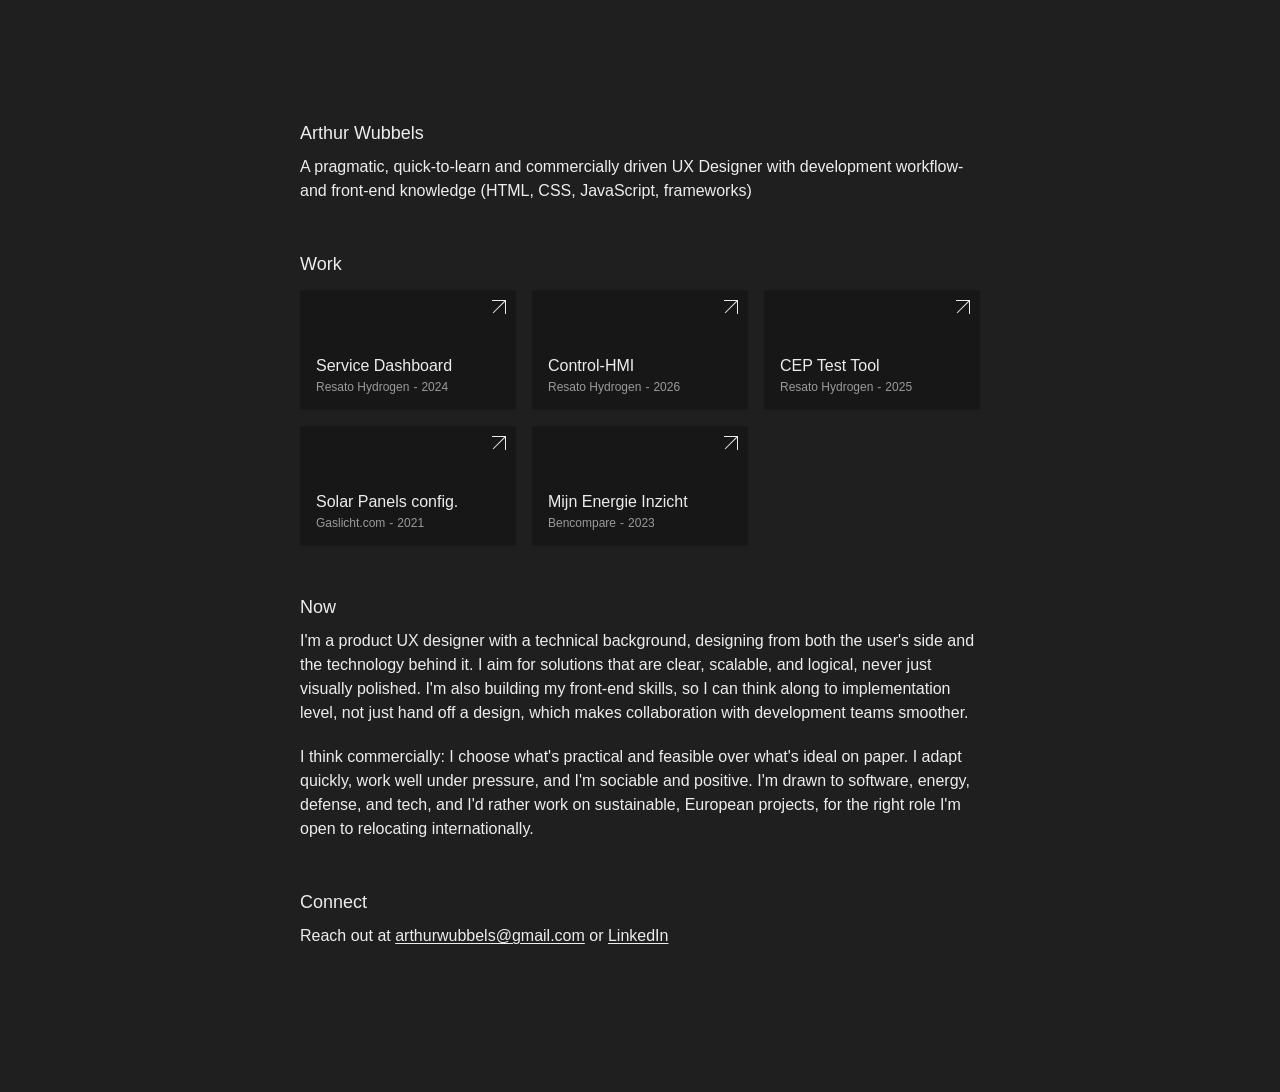
<file: index.html>
<!DOCTYPE html>
<html lang="en">
<head>
  <meta charset="UTF-8">
  <meta name="viewport" content="width=device-width, initial-scale=1">
  <link rel="stylesheet" href="style.css">
  <meta name="robots" content="noindex, nofollow">
  <title>Arthur Wubbels, UX Designer</title>
</head>

<body>
<script src="script.js" defer></script>

<div class="main">

  <main class="content" id="content">

    <article class="case-panel active" id="about-me">

      <div class="case-role">
        <p class="section-label">Arthur Wubbels</p>
        <p id="about-me-personal-p1"></p>
      </div>

      <div class="case-intro">
        <p class="section-label">Work</p>
        <div class="work-grid">

          <a class="kpi-tile work-card" href="src/dashboard.html">
            <svg class="work-card-icon" width="14" height="14" viewBox="0 0 14 14" fill="currentColor" aria-hidden="true">
              <path d="M0 0H14V14H13V1.705L1.354 13.354L0.646 12.646L12.292 1H0Z"/>
            </svg>
            <span class="item-title">Service Dashboard</span>
            <span class="item-meta">
              <span>Resato Hydrogen</span>
              <span>2024</span>
            </span>
          </a>

          <a class="kpi-tile work-card" href="src/hmi.html">
            <svg class="work-card-icon" width="14" height="14" viewBox="0 0 14 14" fill="currentColor" aria-hidden="true">
              <path d="M0 0H14V14H13V1.705L1.354 13.354L0.646 12.646L12.292 1H0Z"/>
            </svg>
            <span class="item-title">Control-HMI</span>
            <span class="item-meta">
              <span>Resato Hydrogen</span>
              <span>2026</span>
            </span>
          </a>

          <a class="kpi-tile work-card" href="src/cep.html">
            <svg class="work-card-icon" width="14" height="14" viewBox="0 0 14 14" fill="currentColor" aria-hidden="true">
              <path d="M0 0H14V14H13V1.705L1.354 13.354L0.646 12.646L12.292 1H0Z"/>
            </svg>
            <span class="item-title">CEP Test Tool</span>
            <span class="item-meta">
              <span>Resato Hydrogen</span>
              <span>2025</span>
            </span>
          </a>

          <a class="kpi-tile work-card" href="src/solarpanels.html">
            <svg class="work-card-icon" width="14" height="14" viewBox="0 0 14 14" fill="currentColor" aria-hidden="true">
              <path d="M0 0H14V14H13V1.705L1.354 13.354L0.646 12.646L12.292 1H0Z"/>
            </svg>
            <span class="item-title">Solar Panels config.</span>
            <span class="item-meta">
              <span>Gaslicht.com</span>
              <span>2021</span>
            </span>
          </a>

          <a class="kpi-tile work-card" href="src/mei.html">
            <svg class="work-card-icon" width="14" height="14" viewBox="0 0 14 14" fill="currentColor" aria-hidden="true">
              <path d="M0 0H14V14H13V1.705L1.354 13.354L0.646 12.646L12.292 1H0Z"/>
            </svg>
            <span class="item-title">Mijn Energie Inzicht</span>
            <span class="item-meta">
              <span>Bencompare</span>
              <span>2023</span>
            </span>
          </a>

        </div>
      </div>

      <div class="case-role">
        <p class="section-label">Now</p>
        <p id="about-me-howiwork-p1"></p>
        <p id="about-me-howiwork-p2"></p>
      </div>

      <div class="case-role">
        <p class="section-label">Connect</p>
        <p id="">Reach out at <a href="mailto:arthurwubbels@gmail.com">arthurwubbels@gmail.com</a> or <a href="https://www.linkedin.com/in/arthurwubbels/" target="_blank" rel="noopener noreferrer">LinkedIn</a></p>
      </div>

    </article>

  </main>
</div>

</body>
</html>
</file>
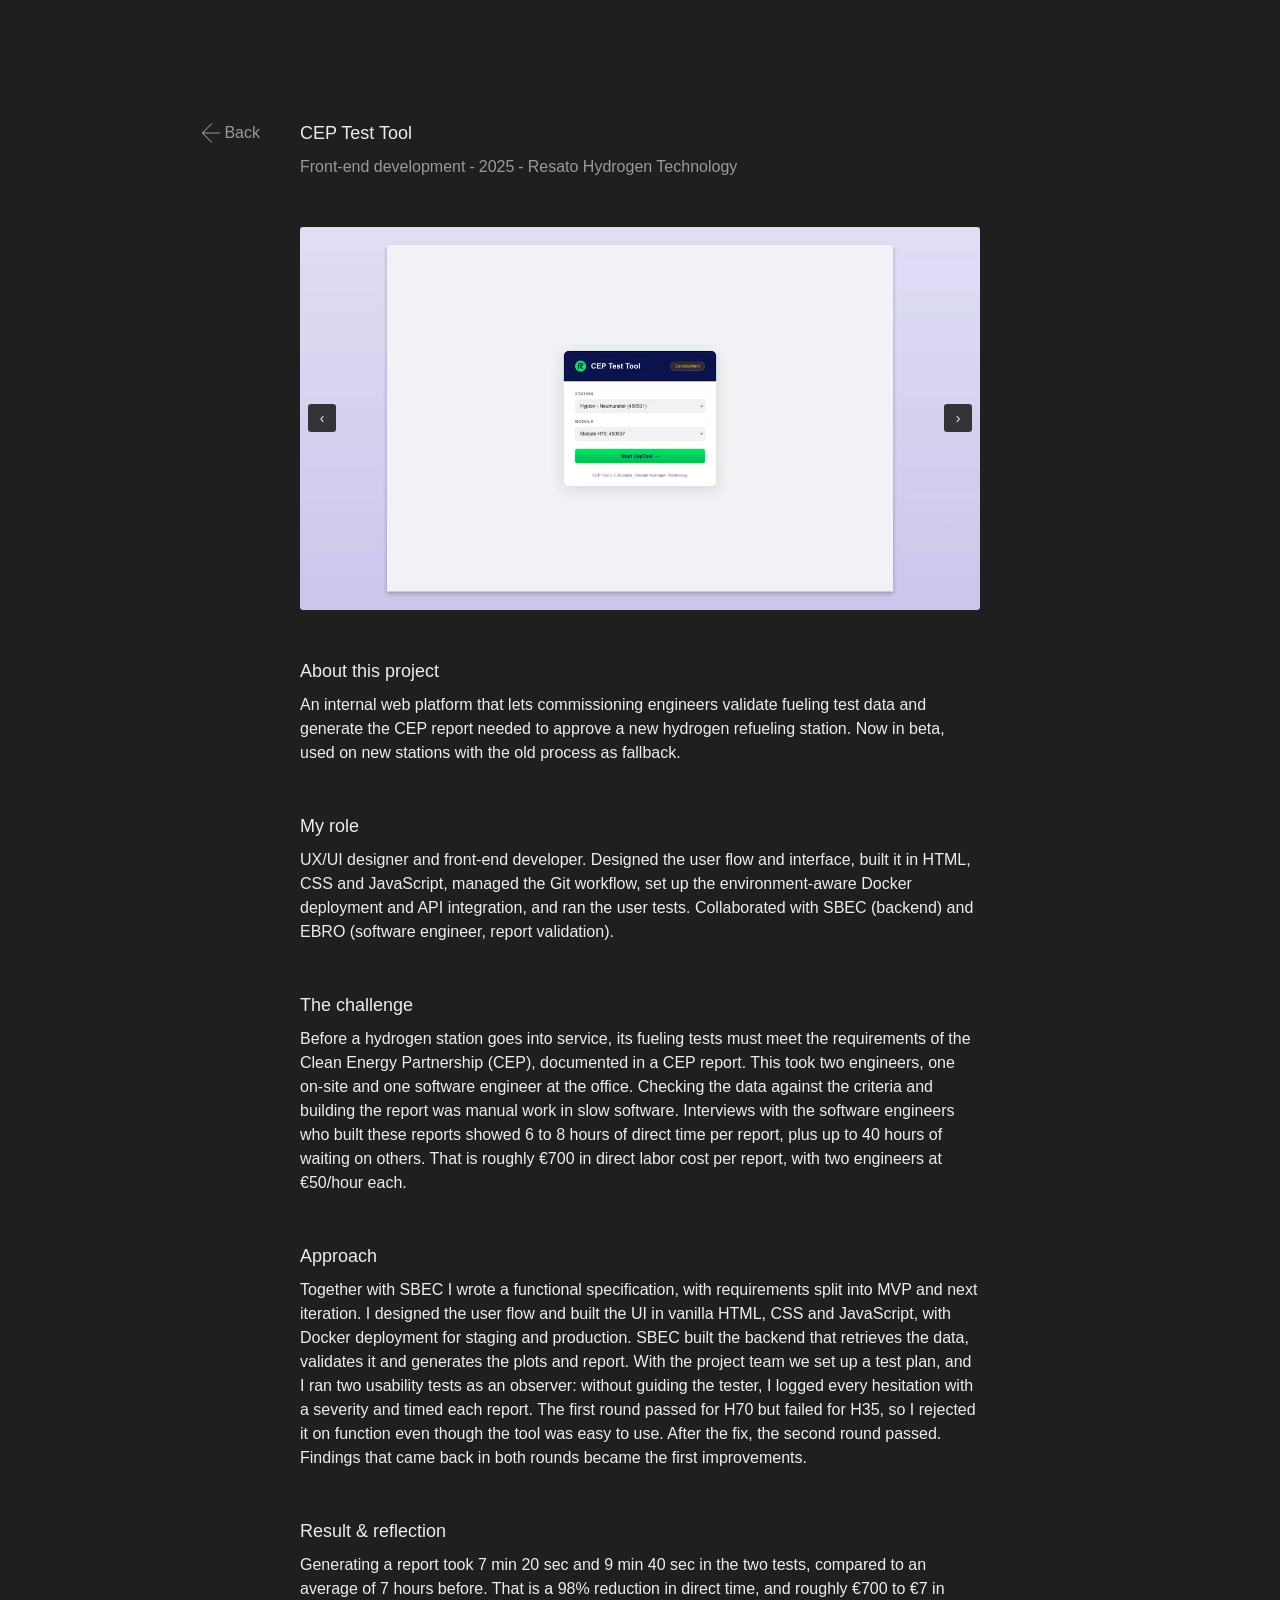
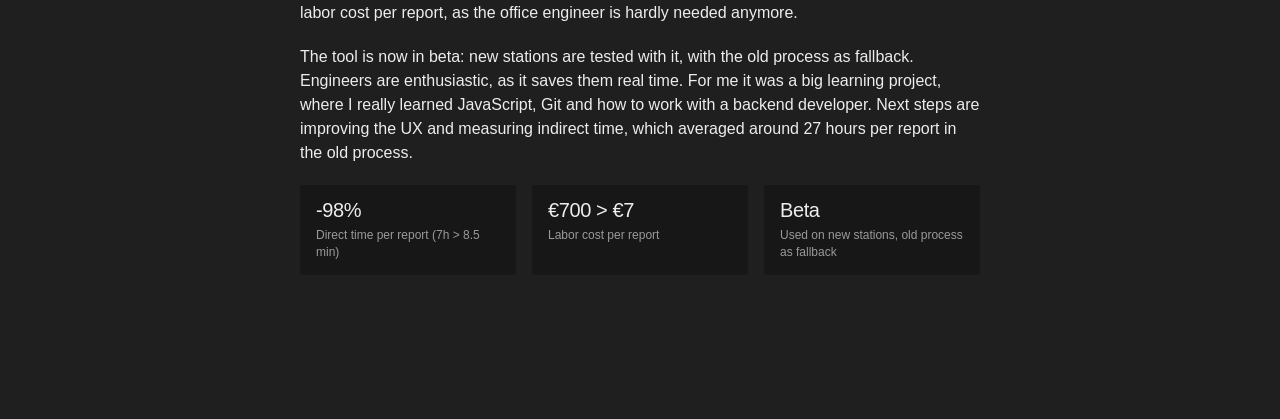
<file: src/cep.html>
<!DOCTYPE html>
<html lang="en">
<head>
  <meta charset="UTF-8">
  <meta name="viewport" content="width=device-width, initial-scale=1">
  <link rel="stylesheet" href="../style.css">
  <meta name="robots" content="noindex, nofollow">
  <title>CEP Test Tool, Arthur Wubbels</title>
</head>

<body>
<script src="../script.js" defer></script>

<div class="main">

  <main class="content" id="content">

    <article class="case-panel active" id="cep">

      <a class="back-link" href="../index.html">
        <svg class="back-link-icon" width="14" height="14" viewBox="0 0 14 14" fill="currentColor" aria-hidden="true">
          <path d="M0 0H14V14H13V1.705L1.354 13.354L0.646 12.646L12.292 1H0Z"/>
        </svg>
        <span>Back</span>
      </a>

      <div class="case-intro">
        <p class="section-label" id="cep-title"></p>
        <div class="case-meta">
          <span>Front-end development</span>
          <span>2025</span>
          <span>Resato Hydrogen Technology</span>
        </div>
      </div>

      <div class="case-image">
        <div class="slide active" id="Cep1"><img src="../img/resato/RES_CEP1.webp"></div>
        <div class="slide" id="Cep2"><img src="../img/resato/RES_CEP2.webp"></div>
        <div class="slide" id="Cep3"><img src="../img/resato/RES_CEP3.webp"></div>
        <div class="slide" id="Cep4"><img src="../img/resato/RES_CEP4.webp"></div>
        <div class="slide" id="Cep5"><img src="../img/resato/RES_CEP5.webp"></div>
        <button class="slide-btn prev" onclick="slideNav(this,-1)">&#8249;</button>
        <button class="slide-btn next" onclick="slideNav(this,1)">&#8250;</button>
      </div>

      <div class="case-intro">
        <p class="section-label">About this project</p>
        <p id="cep-intro"></p>
      </div>

      <div class="case-role">
        <p class="section-label">My role</p>
        <p id="cep-role"></p>
      </div>

      <div class="case-refl">
        <p class="section-label">The challenge</p>
        <p id="cep-challenge"></p>
      </div>

      <div class="case-refl">
        <p class="section-label">Approach</p>
        <p id="cep-approach"></p>
      </div>

      <div class="case-refl">
        <p class="section-label">Result &amp; reflection</p>
        <p id="cep-result-p1"></p>
        <p id="cep-result-p2"></p>
        <div class="kpi-grid">
          <div class="kpi-tile">
            <span class="kpi-value" id="cep-kpi1-value"></span>
            <span class="kpi-label" id="cep-kpi1-label"></span>
          </div>
          <div class="kpi-tile">
            <span class="kpi-value" id="cep-kpi2-value"></span>
            <span class="kpi-label" id="cep-kpi2-label"></span>
          </div>
          <div class="kpi-tile">
            <span class="kpi-value" id="cep-kpi3-value"></span>
            <span class="kpi-label" id="cep-kpi3-label"></span>
          </div>
        </div>
      </div>

    </article>

  </main>
</div>

</body>
</html>
</file>
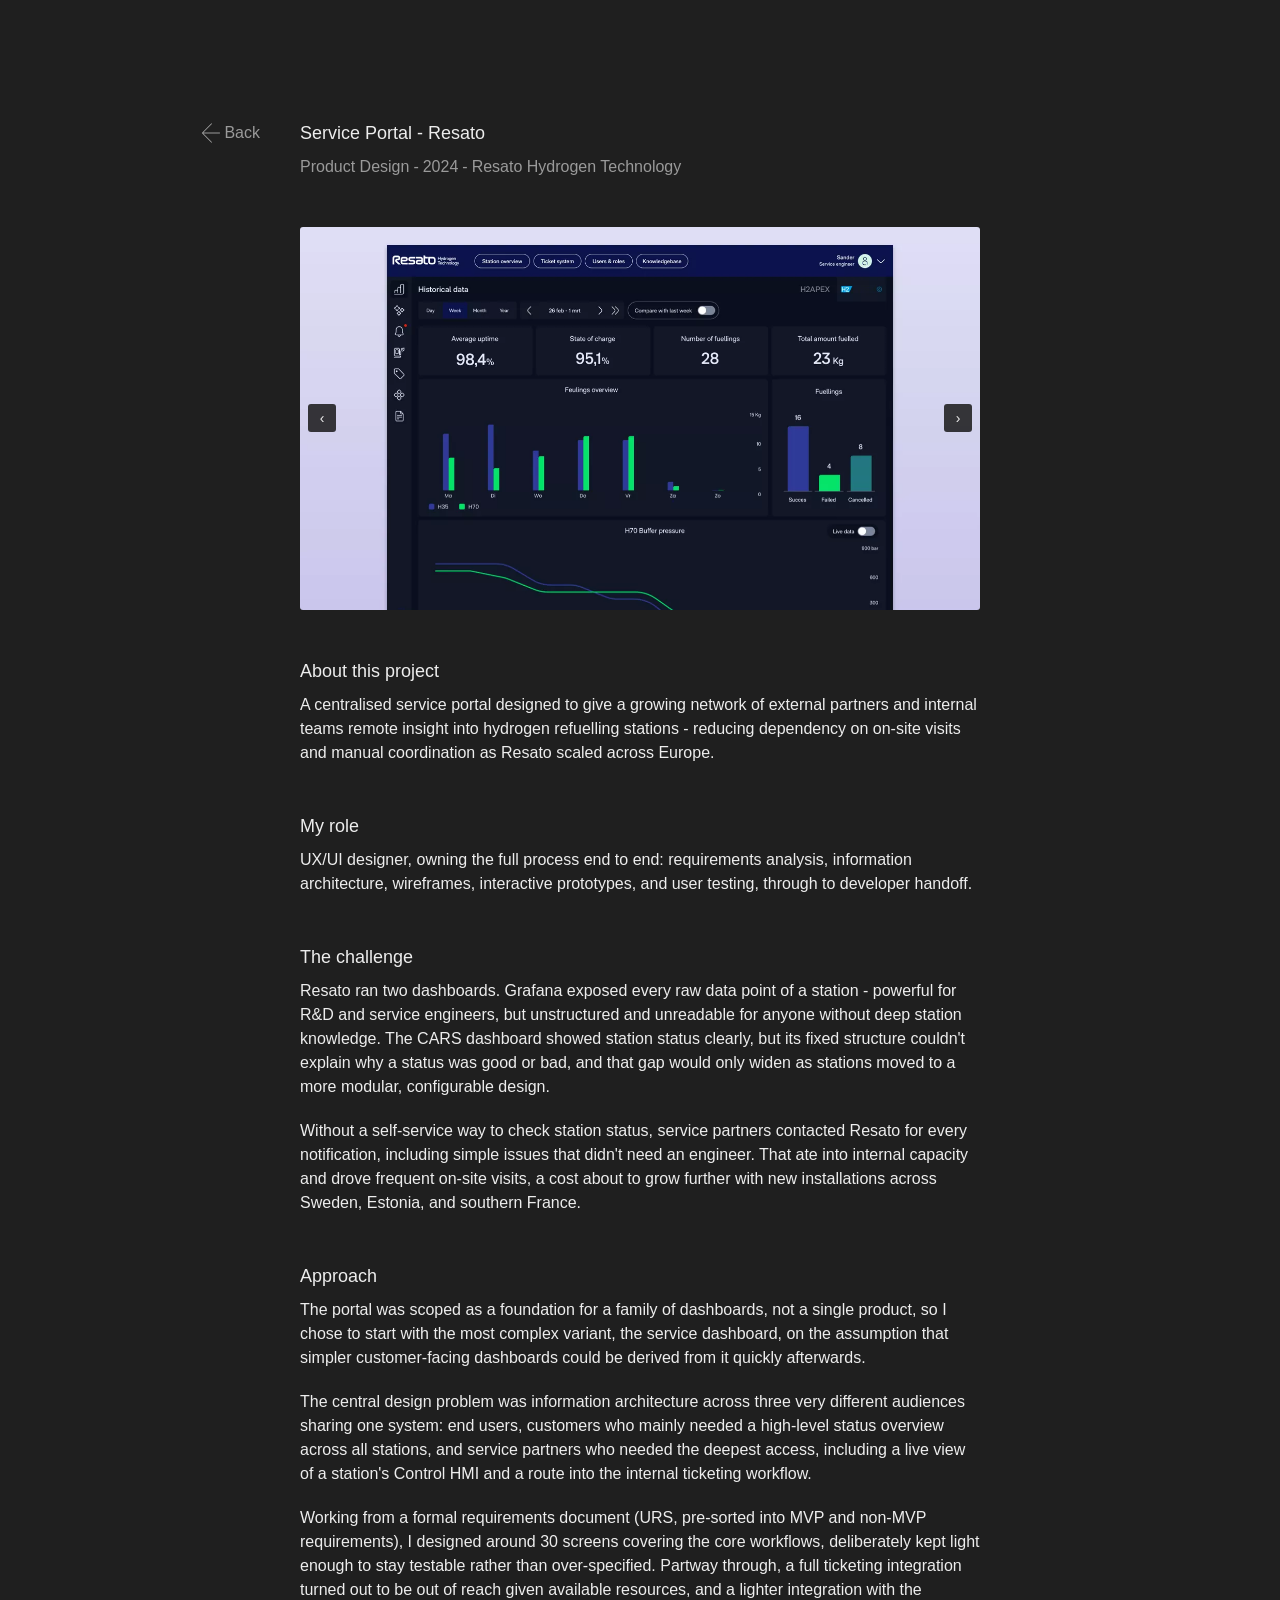
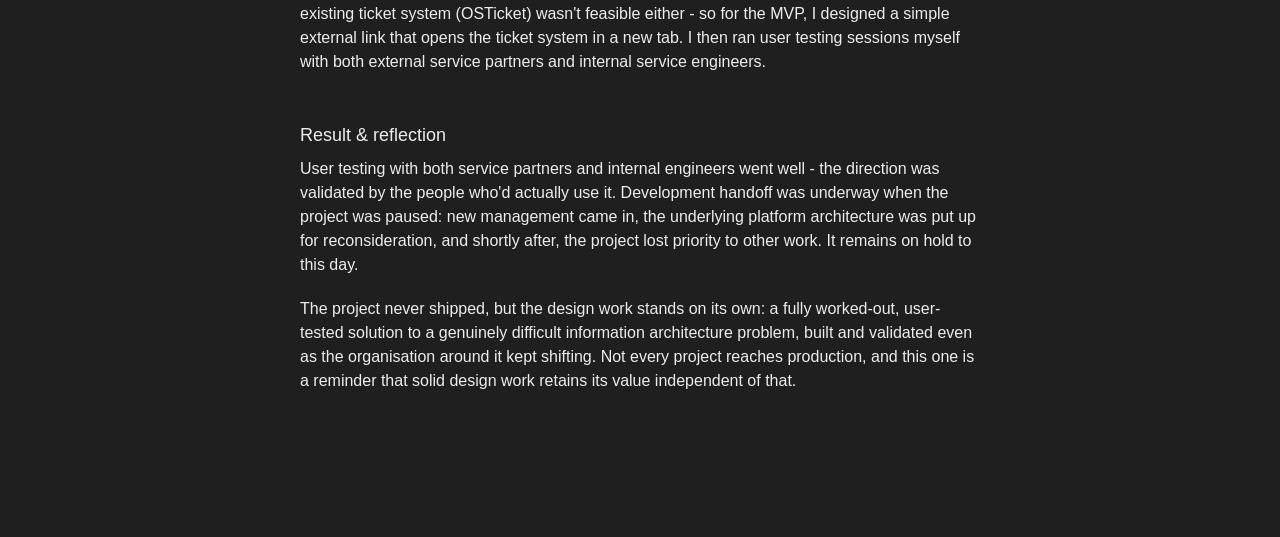
<file: src/dashboard.html>
<!DOCTYPE html>
<html lang="en">
<head>
  <meta charset="UTF-8">
  <meta name="viewport" content="width=device-width, initial-scale=1">
  <link rel="stylesheet" href="../style.css">
  <meta name="robots" content="noindex, nofollow">
  <title>Service Portal Dashboard, Arthur Wubbels</title>
</head>

<body>
<script src="../script.js" defer></script>

<div class="main">

  <main class="content" id="content">

    <article class="case-panel active" id="service-portal">

      <a class="back-link" href="../index.html">
        <svg class="back-link-icon" width="14" height="14" viewBox="0 0 14 14" fill="currentColor" aria-hidden="true">
          <path d="M0 0H14V14H13V1.705L1.354 13.354L0.646 12.646L12.292 1H0Z"/>
        </svg>
        <span>Back</span>
      </a>

      <div class="case-intro">
        <p class="section-label" id="service-portal-title"></p>
        <div class="case-meta">
          <span>Product Design</span>
          <span>2024</span>
          <span>Resato Hydrogen Technology</span>
        </div>
      </div>

      <div class="case-image">
        <div class="slide active" id="Dsb1"><img src="../img/resato/RES_DSB1.webp"></div>
        <div class="slide" id="Dsb2"><img src="../img/resato/RES_DSB2.webp"></div>
        <div class="slide" id="Dsb3"><img src="../img/resato/RES_DSB3.webp"></div>
        <div class="slide" id="Dsb4"><img src="../img/resato/RES_DSB4.webp"></div>
        <button class="slide-btn prev" onclick="slideNav(this,-1)">&#8249;</button>
        <button class="slide-btn next" onclick="slideNav(this,1)">&#8250;</button>
      </div>

      <div class="case-intro">
        <p class="section-label">About this project</p>
        <p id="service-portal-intro"></p>
      </div>

      <div class="case-role">
        <p class="section-label">My role</p>
        <p id="service-portal-role"></p>
      </div>

      <div class="case-refl">
        <p class="section-label">The challenge</p>
        <p id="service-portal-challenge-p1"></p>
        <p id="service-portal-challenge-p2"></p>
      </div>

      <div class="case-refl">
        <p class="section-label">Approach</p>
        <p id="service-portal-approach-p1"></p>
        <p id="service-portal-approach-p2"></p>
        <p id="service-portal-approach-p3"></p>
      </div>

      <div class="case-refl">
        <p class="section-label">Result &amp; reflection</p>
        <p id="service-portal-result-p1"></p>
        <p id="service-portal-result-p2"></p>
      </div>

    </article>

  </main>
</div>

</body>
</html>
</file>
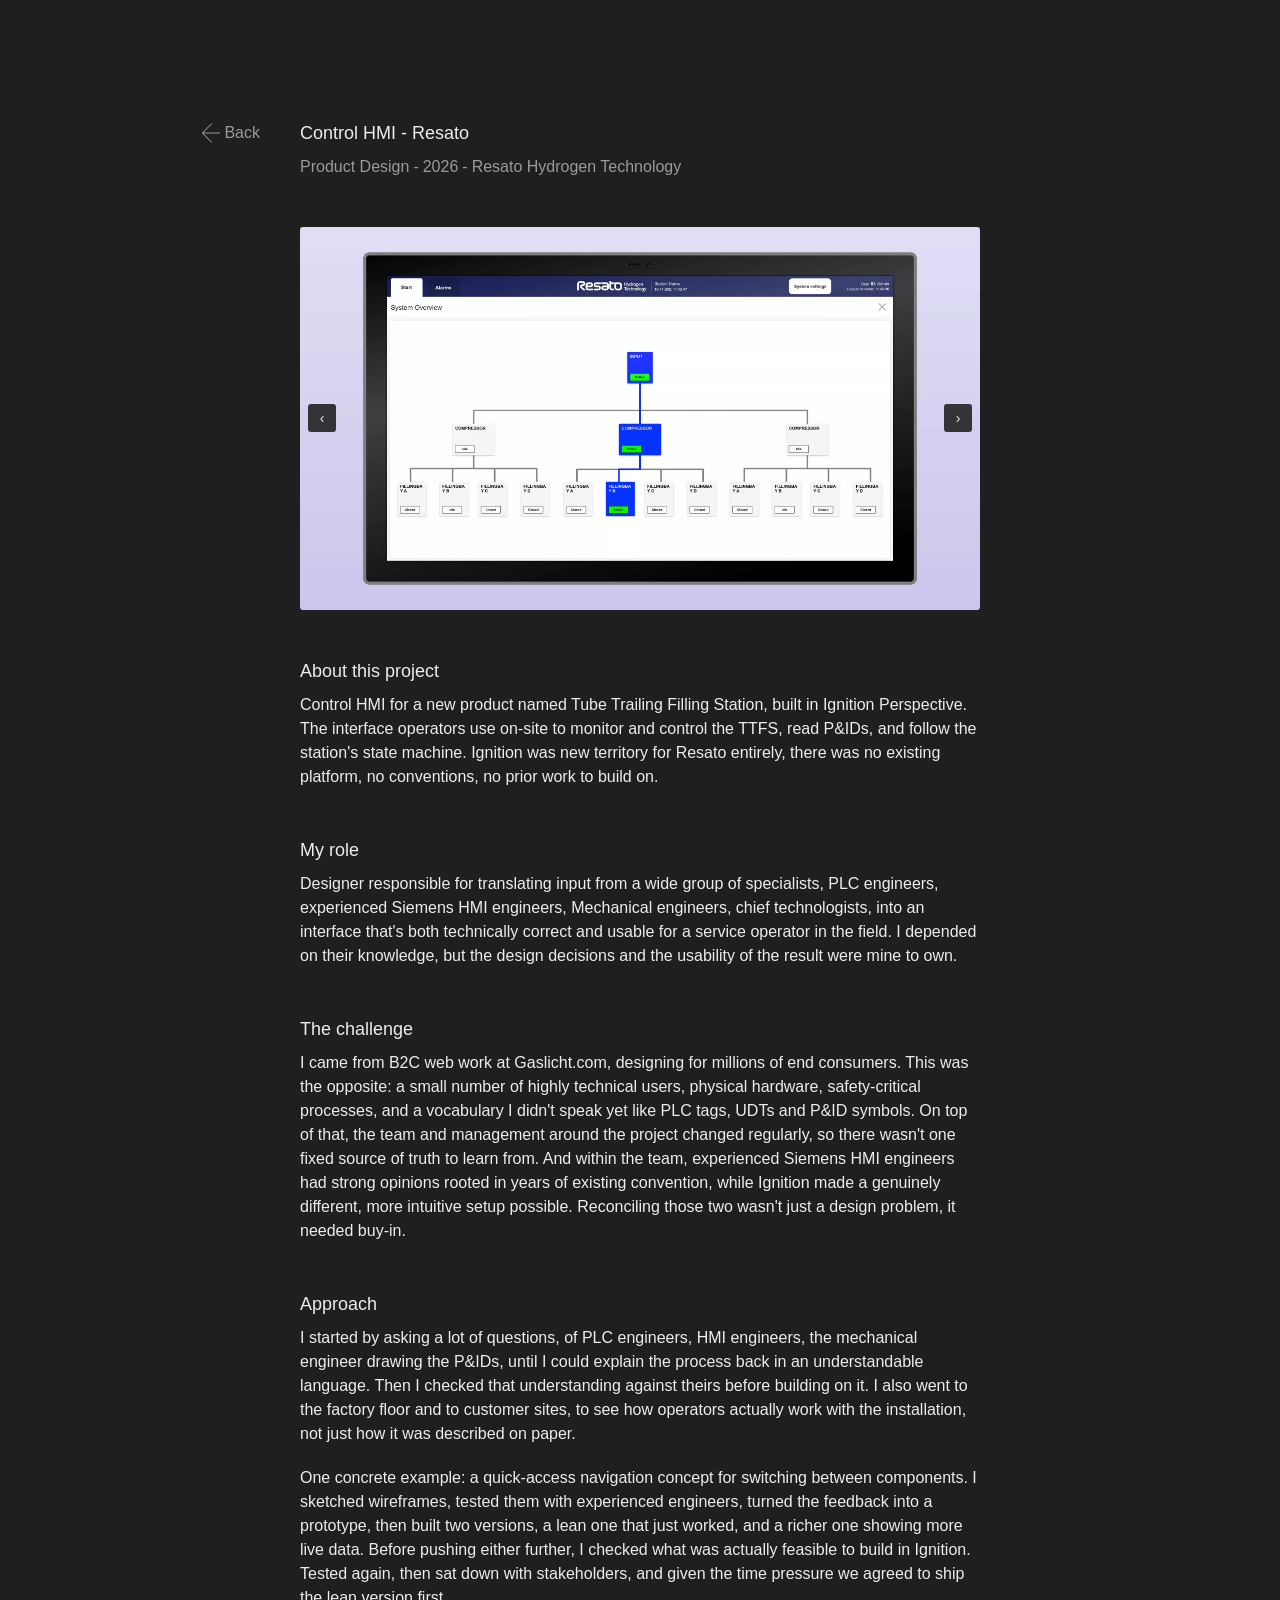
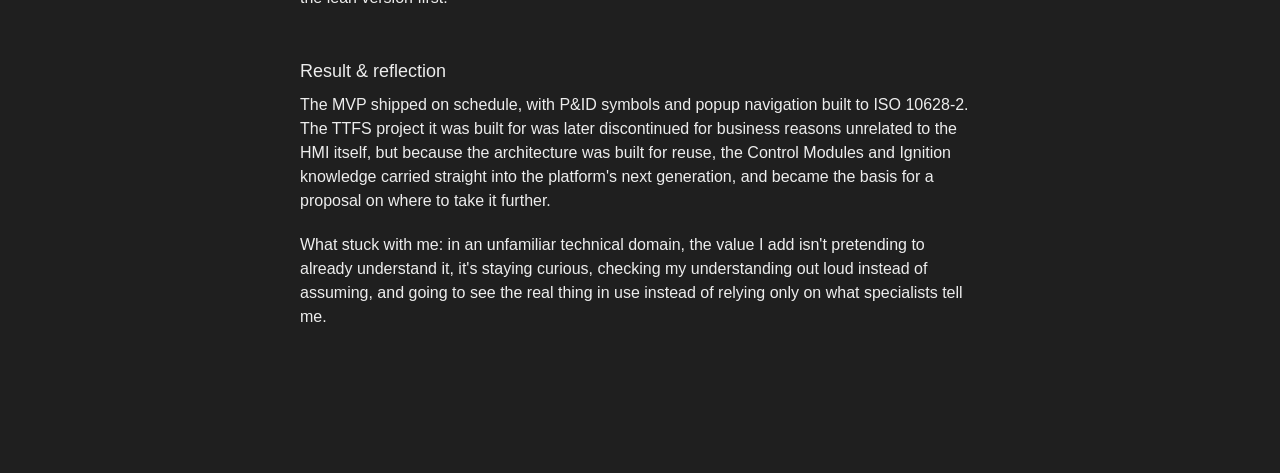
<file: src/hmi.html>
<!DOCTYPE html>
<html lang="en">
<head>
  <meta charset="UTF-8">
  <meta name="viewport" content="width=device-width, initial-scale=1">
  <link rel="stylesheet" href="../style.css">
  <meta name="robots" content="noindex, nofollow">
  <title>Control-HMI, Arthur Wubbels</title>
</head>

<body>
<script src="../script.js" defer></script>

<div class="main">

  <main class="content" id="content">

    <article class="case-panel active" id="control-hmi">

      <a class="back-link" href="../index.html">
        <svg class="back-link-icon" width="14" height="14" viewBox="0 0 14 14" fill="currentColor" aria-hidden="true">
          <path d="M0 0H14V14H13V1.705L1.354 13.354L0.646 12.646L12.292 1H0Z"/>
        </svg>
        <span>Back</span>
      </a>

      <div class="case-intro">
        <p class="section-label" id="control-hmi-title"></p>
        <div class="case-meta">
          <span>Product Design</span>
          <span>2026</span>
          <span>Resato Hydrogen Technology</span>
        </div>
      </div>

      <div class="case-image">
        <div class="slide active" id="Hmi1"><img src="../img/resato/RES_HMI1.webp"></div>
        <div class="slide" id="Hmi2"><img src="../img/resato/RES_HMI2.webp"></div>
        <div class="slide" id="Hmi3"><img src="../img/resato/RES_HMI3.webp"></div>
        <div class="slide" id="Hmi4"><img src="../img/resato/RES_HMI4.webp"></div>
        <button class="slide-btn prev" onclick="slideNav(this,-1)">&#8249;</button>
        <button class="slide-btn next" onclick="slideNav(this,1)">&#8250;</button>
      </div>

      <div class="case-intro">
        <p class="section-label">About this project</p>
        <p id="control-hmi-intro"></p>
      </div>

      <div class="case-role">
        <p class="section-label">My role</p>
        <p id="control-hmi-role"></p>
      </div>

      <div class="case-refl">
        <p class="section-label">The challenge</p>
        <p id="control-hmi-challenge-p1"></p>
      </div>

      <div class="case-refl">
        <p class="section-label">Approach</p>
        <p id="control-hmi-approach-p1"></p>
        <p id="control-hmi-approach-p2"></p>
      </div>

      <div class="case-refl">
        <p class="section-label">Result &amp; reflection</p>
        <p id="control-hmi-result-p1"></p>
        <p id="control-hmi-result-p2"></p>
      </div>

    </article>

  </main>
</div>

</body>
</html>
</file>
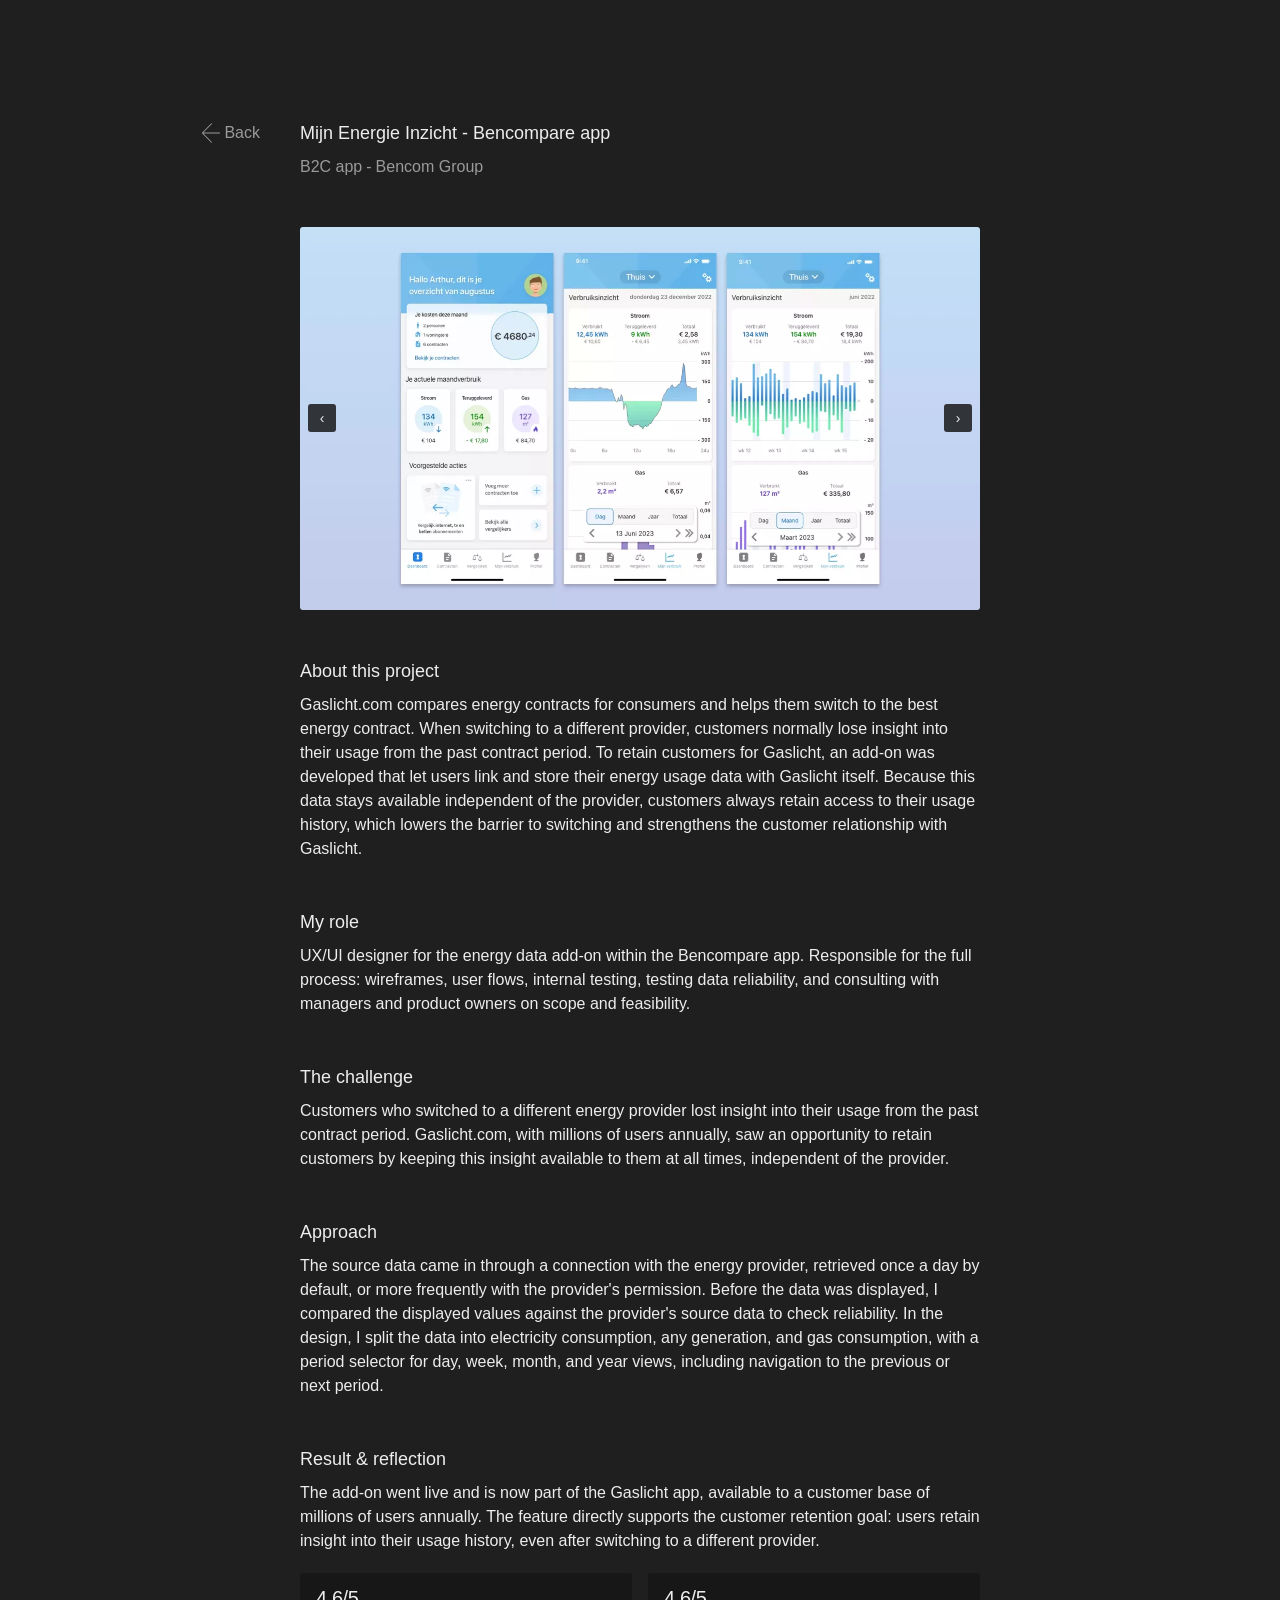
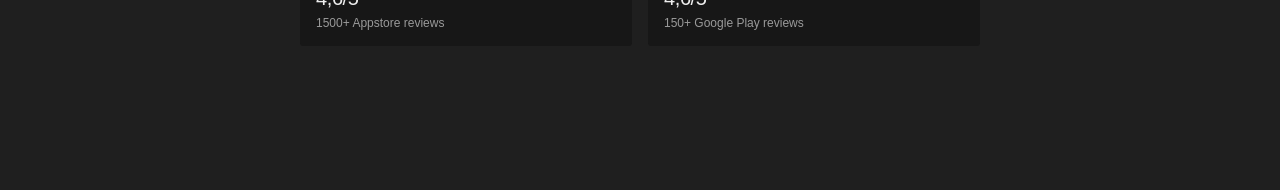
<file: src/mei.html>
<!DOCTYPE html>
<html lang="en">
<head>
  <meta charset="UTF-8">
  <meta name="viewport" content="width=device-width, initial-scale=1">
  <link rel="stylesheet" href="../style.css">
  <meta name="robots" content="noindex, nofollow">
  <title>Mijn Energie Inzicht, Arthur Wubbels</title>
</head>

<body>
<script src="../script.js" defer></script>

<div class="main">

  <main class="content" id="content">

    <article class="case-panel active" id="gaslicht-energiedata" lang="en">

      <a class="back-link" href="../index.html">
        <svg class="back-link-icon" width="14" height="14" viewBox="0 0 14 14" fill="currentColor" aria-hidden="true">
          <path d="M0 0H14V14H13V1.705L1.354 13.354L0.646 12.646L12.292 1H0Z"/>
        </svg>
        <span>Back</span>
      </a>

      <div class="case-intro">
        <p class="section-label" id="gaslicht-energie-title"></p>
        <div class="case-meta">
          <span>B2C app</span>
          <span>Bencom Group</span>
        </div>
      </div>

      <div class="case-image">
        <div class="slide active" id="Pame1"><img src="../img/gaslicht/PAME/GL_PAME1.webp"></div>
        <div class="slide" id="Pame2"><img src="../img/gaslicht/PAME/GL_PAME2.webp"></div>
        <div class="slide" id="Pame3"><img src="../img/gaslicht/PAME/GL_PAME3.webp"></div>
        <button class="slide-btn prev" onclick="slideNav(this,-1)">&#8249;</button>
        <button class="slide-btn next" onclick="slideNav(this,1)">&#8250;</button>
      </div>

      <div class="case-intro">
        <p class="section-label">About this project</p>
        <p id="gaslicht-energie-intro"></p>
      </div>

      <div class="case-role">
        <p class="section-label">My role</p>
        <p id="gaslicht-energie-role"></p>
      </div>

      <div class="case-refl">
        <p class="section-label">The challenge</p>
        <p id="gaslicht-energie-challenge"></p>
      </div>

      <div class="case-refl">
        <p class="section-label">Approach</p>
        <p id="gaslicht-energie-approach"></p>
      </div>

      <div class="case-refl">
        <p class="section-label">Result &amp; reflection</p>
        <p id="gaslicht-energie-result"></p>
        <div class="kpi-grid">
          <div class="kpi-tile">
            <span class="kpi-value" id="gaslicht-energie-kpi1-value"></span>
            <span class="kpi-label" id="gaslicht-energie-kpi1-label"></span>
          </div>
          <div class="kpi-tile">
            <span class="kpi-value" id="gaslicht-energie-kpi2-value"></span>
            <span class="kpi-label" id="gaslicht-energie-kpi2-label"></span>
          </div>
        </div>
      </div>

    </article>

  </main>
</div>

</body>
</html>
</file>
<file: style.css>
/* Reset */
* {
    box-sizing: border-box;
    margin: 0;
    padding: 0;
}

body {
    font-family: -apple-system, BlinkMacSystemFont, "Segoe UI", Helvetica, Arial, sans-serif;
    font-size: 16px;
    line-height: 1.5;
    color: #ededed;
    background-color: #1f1f1f;
    -webkit-font-smoothing: antialiased;
    scrollbar-width: thin;
    scrollbar-color: #3a3a3a transparent;
}

a {
    color: inherit;
    text-decoration: underline;
    text-decoration-thickness: 1px;
    text-underline-offset: 2px;
}

a:hover {
    color: #ffffff;
}

a:focus-visible {
    outline: 1px solid #ededed;
    outline-offset: 3px;
}

/* Page layout */
.content {
    padding: 120px 24px 96px;
}

.case-panel {
    max-width: 680px;
    margin: 0 auto;
}

/* Sections */
.case-intro,
.case-role,
.case-refl {
    margin-bottom: 48px;
}

.section-label {
    font-size: 18px;
    font-weight: 500;
    margin-bottom: 8px;
}

article p + p {
    margin-top: 20px;
}

article .section-label + p {
    margin-top: 0;
}

.case-meta,
.item-meta {
    display: flex;
    flex-wrap: wrap;
    color: #9a9a9a;
}

.case-meta span + span::before,
.item-meta span + span::before {
    content: "-";
    margin: 0 4px;
}

.item-meta {
    font-size: 12px;
}

/* Work cards */
.work-grid {
    display: flex;
    flex-wrap: wrap;
    gap: 16px;
    margin-top: 12px;
    container-type: inline-size;
}

.work-card {
    position: relative;
    display: flex;
    flex-direction: column;
    justify-content: flex-end;
    align-items: flex-start;
    flex: 0 0 calc((100% - 32px) / 3);
    min-width: 0;
    min-height: 120px;
    padding: 10px;
    border-radius: 3px;
    background-color: #171717;
    color: #ededed;
    text-decoration: none;
}

.work-card:hover {
    background-color: #111111;
    color: #ededed;
}

.work-card-icon {
    position: absolute;
    top: 10px;
    right: 10px;
}

.item-title {
    display: block;
    font-weight: 500;
}

/* One card per row when the grid gets narrow */
@container (max-width: 560px) {
    .work-card {
        flex-basis: 100%;
    }
}

/* Case image and slider */
.case-image {
    position: relative;
    aspect-ratio: 16 / 9;
    margin-bottom: 48px;
    border-radius: 3px;
    background-color: #171717;
    overflow: hidden;
}

.case-image img {
    display: block;
    width: 100%;
    height: 100%;
    object-fit: cover;
}

.slide {
    display: none;
    height: 100%;
}

.slide.active {
    display: block;
}

.slide-btn {
    position: absolute;
    top: 50%;
    transform: translateY(-50%);
    width: 28px;
    height: 28px;
    border: none;
    border-radius: 3px;
    background-color: rgba(23, 23, 23, 0.85);
    color: #ededed;
    font-size: 14px;
    cursor: pointer;
}

.slide-btn:hover {
    background-color: #111111;
}

.slide-btn.prev {
    left: 8px;
}

.slide-btn.next {
    right: 8px;
}

/* KPI tiles */
.kpi-grid {
    display: grid;
    grid-template-columns: repeat(auto-fit, minmax(120px, 1fr));
    gap: 16px;
    margin-top: 20px;
}

.kpi-tile {
    padding: 14px 16px;
    border-radius: 3px;
    background-color: #171717;
}

.kpi-value {
    display: block;
    font-size: 20px;
    font-weight: 500;
    line-height: 1.1;
    letter-spacing: -0.02em;
    font-variant-numeric: tabular-nums;
    margin-bottom: 6px;
}

.kpi-label {
    display: block;
    font-size: 12px;
    line-height: 1.45;
    color: #9a9a9a;
}

.kpi-icon {
    width: 200px;
    height: auto;
}

/* Back link */
.back-link {
    display: inline-flex;
    align-items: center;
    gap: 6px;
    margin-bottom: 32px;
    color: #9a9a9a;
    text-decoration: none;
}

.back-link:hover {
    color: #ededed;
}

.back-link-icon {
    transform: rotate(-135deg);
}

/* Big screens: back link sticks next to the content */
@media (min-width: 960px) {
    .back-link {
        position: fixed;
        top: 121px;
        left: calc(50% - 340px - 40px);
        transform: translateX(-100%);
        margin: 0;
        white-space: nowrap;
    }
}

/* Small screens */
@media (max-width: 680px) {
    .content {
        padding: 48px 20px 64px;
    }

    .kpi-grid {
        grid-template-columns: repeat(2, 1fr);
    }
}
</file>
